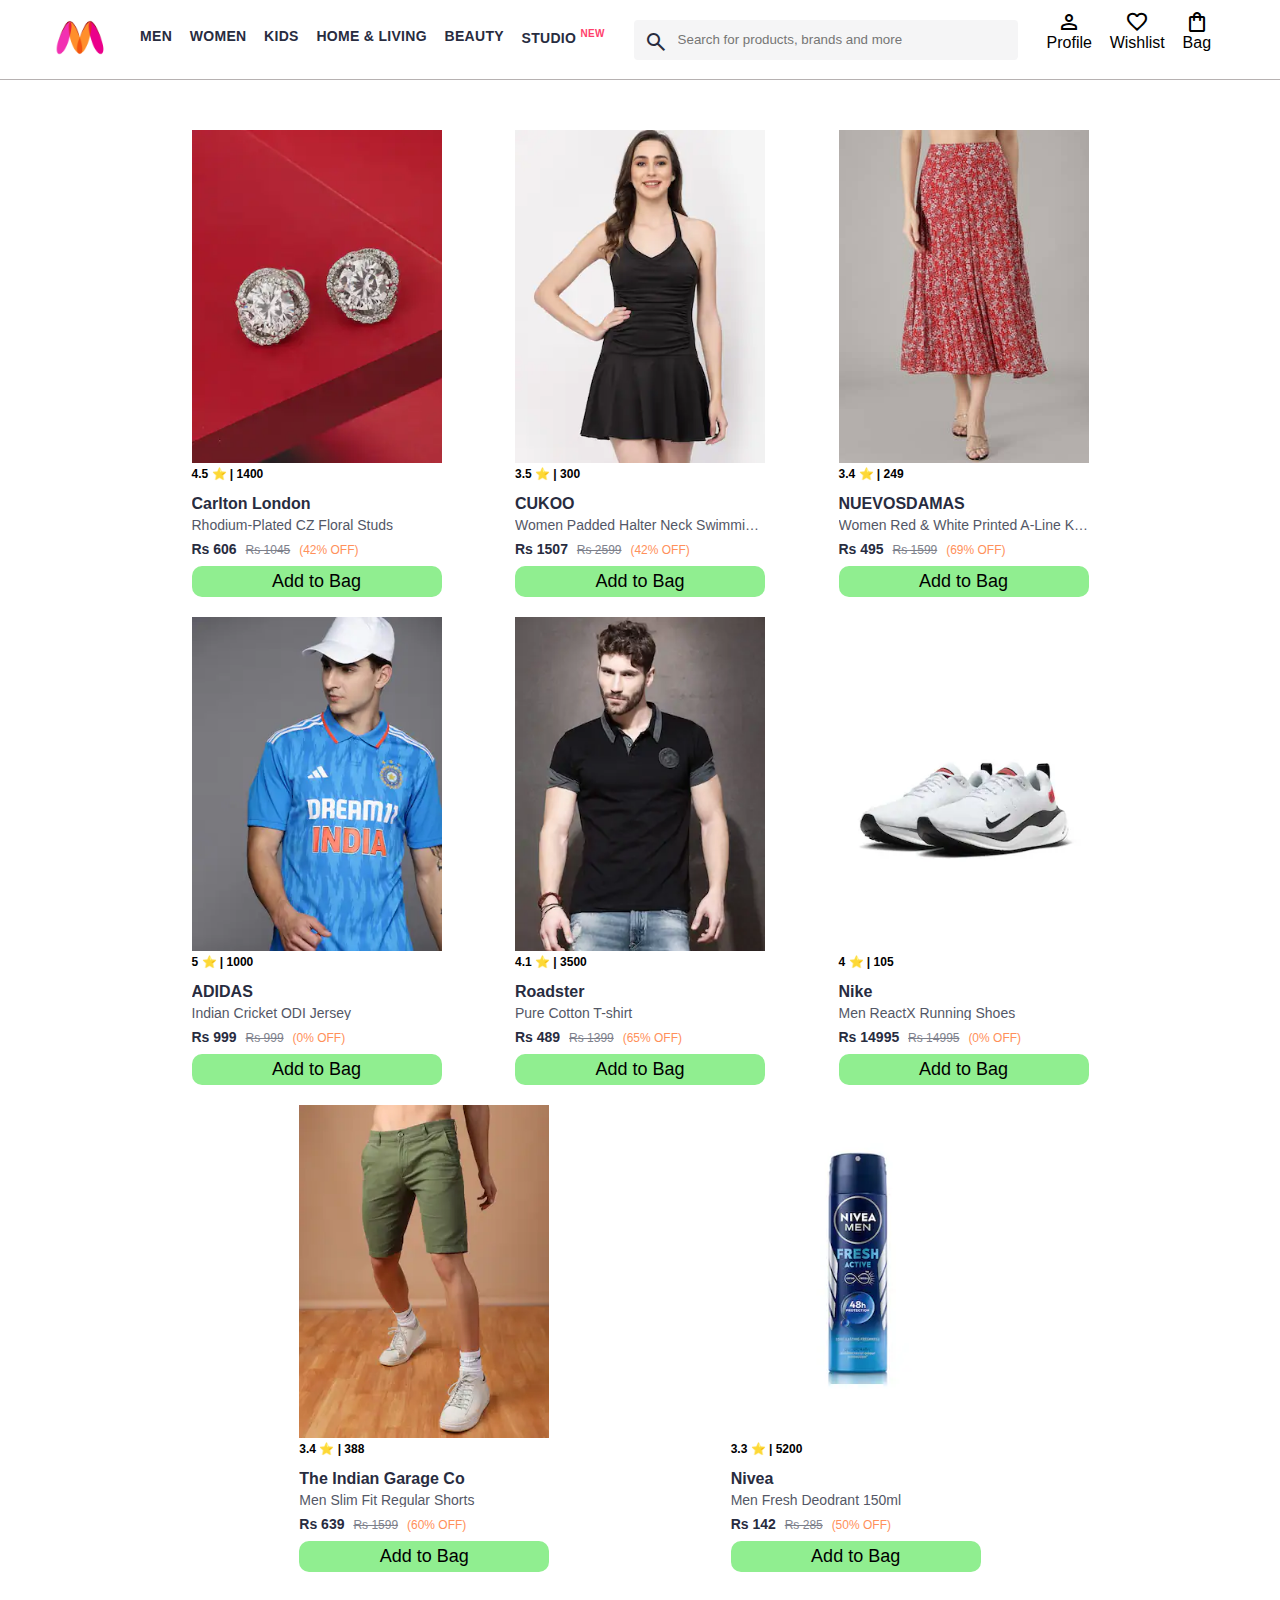
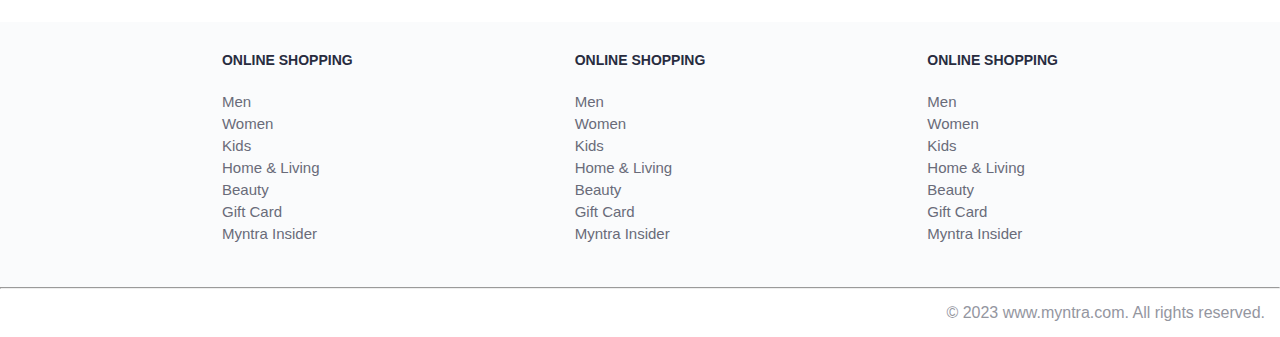
<file: projects/index.html>
<!DOCTYPE html>
<html lang="en">
<head>
    <title>Myntra Functional Clone</title>
    <link rel="stylesheet" href="css/style.css">
    <link rel="stylesheet" href="https://fonts.googleapis.com/css2?family=Material+Symbols+Outlined:opsz,wght,FILL,GRAD@20..48,100..700,0..1,-50..200" />
</head>
<body>
    <header>
        <div class="logo_container">
            <a href="index.html"><img class="myntra_home" src="images/myntra_logo.webp" alt="Myntra Home"></a>
        </div>
        <nav class="nav_bar">
            <a href="#">Men</a>
            <a href="#">Women</a>
            <a href="#">Kids</a>
            <a href="#">Home & Living</a>
            <a href="#">Beauty</a>
            <a href="#">Studio <sup>New</sup></a>
        </nav>
        <div class="search_bar">
            <span class="material-symbols-outlined search_icon">search</span>
            <input class="search_input" placeholder="Search for products, brands and more">
        </div>
        <div class="action_bar">
            <div class="action_container">
                <span class="material-symbols-outlined action_icon">person</span>
                <span class="action_name">Profile</span>
            </div>

            <div class="action_container">
                <span class="material-symbols-outlined action_icon">favorite</span>
                <span class="action_name">Wishlist</span>
            </div>

            <a class="action_container" href="bag.html">
                <span class="material-symbols-outlined action_icon">shopping_bag</span>
                <span class="action_name">Bag</span>
                <span class="bag-item-count">0</span>
            </a>
        </div>
    </header>
    <main>
        <div class="items-container">
        </div>
    </main>
    <footer>
        <div class="footer_container">
            <div class="footer_column">
                <h3>ONLINE SHOPPING</h3>

                <a href="#">Men</a>
                <a href="#">Women</a>
                <a href="#">Kids</a>
                <a href="#">Home & Living</a>
                <a href="#">Beauty</a>
                <a href="#">Gift Card</a>
                <a href="#">Myntra Insider</a>
            </div>

            <div class="footer_column">
                <h3>ONLINE SHOPPING</h3>

                <a href="#">Men</a>
                <a href="#">Women</a>
                <a href="#">Kids</a>
                <a href="#">Home & Living</a>
                <a href="#">Beauty</a>
                <a href="#">Gift Card</a>
                <a href="#">Myntra Insider</a>
            </div>

            <div class="footer_column">
                <h3>ONLINE SHOPPING</h3>

                <a href="#">Men</a>
                <a href="#">Women</a>
                <a href="#">Kids</a>
                <a href="#">Home & Living</a>
                <a href="#">Beauty</a>
                <a href="#">Gift Card</a>
                <a href="#">Myntra Insider</a>
            </div>
        </div>
        <hr>

        <div class="copyright">
            © 2023 www.myntra.com. All rights reserved.
        </div>
    </footer>
    <script src="script/items.js"></script>
    <script src="script/index.js"></script>
</body>
</html>
</file>
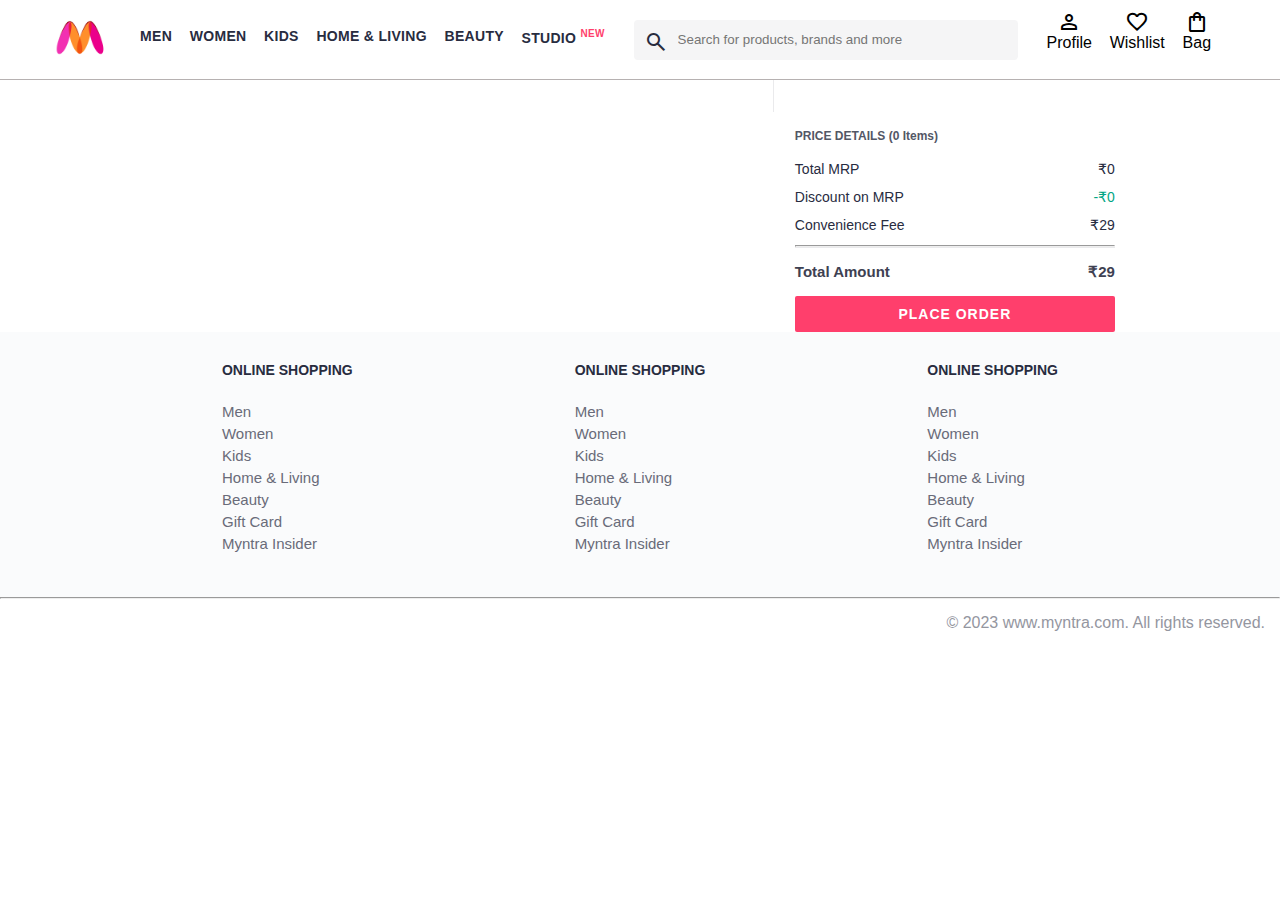
<file: projects/bag.html>
<!DOCTYPE html>
<html lang="en">
<head>
    <title>Myntra Clone</title>
    <link rel="stylesheet" href="css/style.css">
    <link rel="stylesheet" href="css/bags.css">
    <link rel="stylesheet" href="https://fonts.googleapis.com/css2?family=Material+Symbols+Outlined:opsz,wght,FILL,GRAD@20..48,100..700,0..1,-50..200" />
</head>
<body>
    <header>
        <div class="logo_container">
            <a href="index.html"><img class="myntra_home" src="images/myntra_logo.webp" alt="Myntra Home"></a>
        </div>
        <nav class="nav_bar">
            <a href="#">Men</a>
            <a href="#">Women</a>
            <a href="#">Kids</a>
            <a href="#">Home & Living</a>
            <a href="#">Beauty</a>
            <a href="#">Studio <sup>New</sup></a>
        </nav>
        <div class="search_bar">
            <span class="material-symbols-outlined search_icon">search</span>
            <input class="search_input" placeholder="Search for products, brands and more">
        </div>
        <div class="action_bar">
            <div class="action_container">
                <span class="material-symbols-outlined action_icon">person</span>
                <span class="action_name">Profile</span>
            </div>

            <div class="action_container">
                <span class="material-symbols-outlined action_icon">favorite</span>
                <span class="action_name">Wishlist</span>
            </div>

            <div class="action_container">
                <span class="material-symbols-outlined action_icon">shopping_bag</span>
                <span class="action_name">Bag</span>
                <span class="bag-item-count">0</span>
            </div>
        </div>
    </header>
    <main>
      <div class="bag-page">
        <div class="bag-items-container">
        </div>
        <div class="bag-summary">
        </div>

      </div>
    </main>
    <footer>
        <div class="footer_container">
            <div class="footer_column">
                <h3>ONLINE SHOPPING</h3>

                <a href="#">Men</a>
                <a href="#">Women</a>
                <a href="#">Kids</a>
                <a href="#">Home & Living</a>
                <a href="#">Beauty</a>
                <a href="#">Gift Card</a>
                <a href="#">Myntra Insider</a>
            </div>

            <div class="footer_column">
                <h3>ONLINE SHOPPING</h3>

                <a href="#">Men</a>
                <a href="#">Women</a>
                <a href="#">Kids</a>
                <a href="#">Home & Living</a>
                <a href="#">Beauty</a>
                <a href="#">Gift Card</a>
                <a href="#">Myntra Insider</a>
            </div>

            <div class="footer_column">
                <h3>ONLINE SHOPPING</h3>

                <a href="#">Men</a>
                <a href="#">Women</a>
                <a href="#">Kids</a>
                <a href="#">Home & Living</a>
                <a href="#">Beauty</a>
                <a href="#">Gift Card</a>
                <a href="#">Myntra Insider</a>
            </div>
        </div>
        <hr>

        <div class="copyright">
            © 2023 www.myntra.com. All rights reserved.
        </div>
    </footer>
    <script src="script/items.js"></script>
    <script src="script/index.js"></script>
    <script src="script/bag.js"></script>
</body>
</html>
</file>
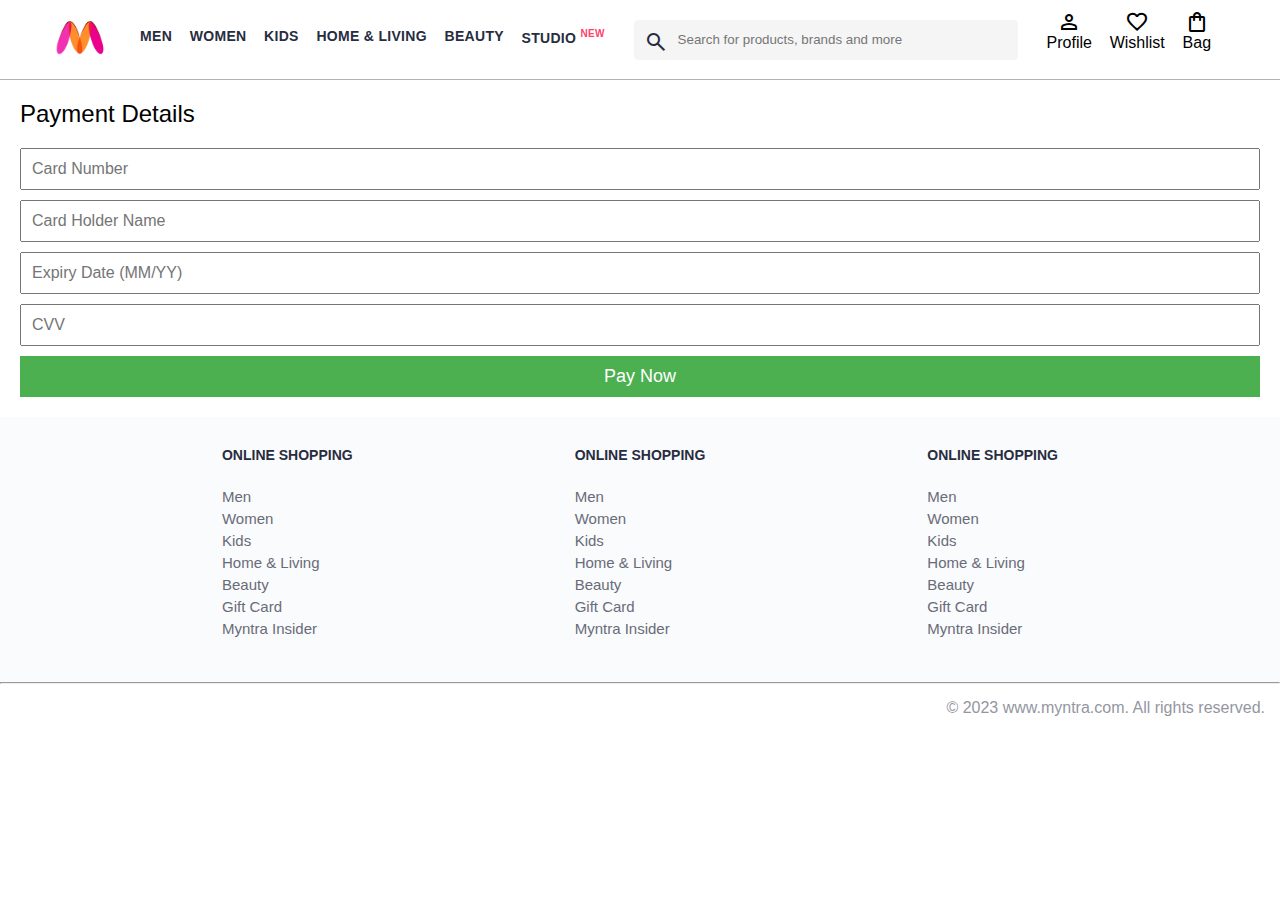
<file: projects/payment.html>
<!DOCTYPE html>
<html lang="en">
<head>
  <meta charset="UTF-8">
  <meta name="viewport" content="width=device-width, initial-scale=1.0">
  <title>Payment Page</title>
  <link rel="stylesheet" href="css/style.css">
  <link rel="stylesheet" href="css/bags.css">
  <link rel="stylesheet" href="https://fonts.googleapis.com/css2?family=Material+Symbols+Outlined:opsz,wght,FILL,GRAD@20..48,100..700,0..1,-50..200" />
</head>
<body>
  <header>
    <div class="logo_container">
        <a href="index.html"><img class="myntra_home" src="images/myntra_logo.webp" alt="Myntra Home"></a>
    </div>
    <nav class="nav_bar">
        <a href="#">Men</a>
        <a href="#">Women</a>
        <a href="#">Kids</a>
        <a href="#">Home & Living</a>
        <a href="#">Beauty</a>
        <a href="#">Studio <sup>New</sup></a>
    </nav>
    <div class="search_bar">
        <span class="material-symbols-outlined search_icon">search</span>
        <input class="search_input" placeholder="Search for products, brands and more">
    </div>
    <div class="action_bar">
        <div class="action_container">
            <span class="material-symbols-outlined action_icon">person</span>
            <span class="action_name">Profile</span>
        </div>

        <div class="action_container">
            <span class="material-symbols-outlined action_icon">favorite</span>
            <span class="action_name">Wishlist</span>
        </div>

        <div class="action_container">
            <span class="material-symbols-outlined action_icon">shopping_bag</span>
            <span class="action_name">Bag</span>
            <span class="bag-item-count">0</span>
        </div>
    </div>
</header>
  <div class="payment-container">
    <div class="payment-header">Payment Details</div>
    <form class="payment-form">
      <input type="text" placeholder="Card Number" required>
      <input type="text" placeholder="Card Holder Name" required>
      <input type="text" placeholder="Expiry Date (MM/YY)" required>
      <input type="text" placeholder="CVV" required>
      <button type="submit" class="payment-button">Pay Now</button>
    </form>
  </div>
    <script src="script/bag.js"></script>
    <script src="script/items.js"></script>
    <script src="script/index.js"></script>
  <footer>
    <div class="footer_container">
        <div class="footer_column">
            <h3>ONLINE SHOPPING</h3>

            <a href="#">Men</a>
            <a href="#">Women</a>
            <a href="#">Kids</a>
            <a href="#">Home & Living</a>
            <a href="#">Beauty</a>
            <a href="#">Gift Card</a>
            <a href="#">Myntra Insider</a>
        </div>

        <div class="footer_column">
            <h3>ONLINE SHOPPING</h3>

            <a href="#">Men</a>
            <a href="#">Women</a>
            <a href="#">Kids</a>
            <a href="#">Home & Living</a>
            <a href="#">Beauty</a>
            <a href="#">Gift Card</a>
            <a href="#">Myntra Insider</a>
        </div>

        <div class="footer_column">
            <h3>ONLINE SHOPPING</h3>

            <a href="#">Men</a>
            <a href="#">Women</a>
            <a href="#">Kids</a>
            <a href="#">Home & Living</a>
            <a href="#">Beauty</a>
            <a href="#">Gift Card</a>
            <a href="#">Myntra Insider</a>
        </div>
    </div>
    <hr>

    <div class="copyright">
        © 2023 www.myntra.com. All rights reserved.
    </div>
</footer>
</body>
</html>
</file>
<file: projects/css/style.css>
/***************** Item Page CSS **************************/
/*.action_container {
    text-decoration: none;
}
a.action_container:link {
    color:black;
}
.item-details {
    cursor: pointer;
    width: 250px;
    margin: 10px;
}
.stars {
    font-size: 12px;
    font-weight: 700;
    text-align: left;
}
.company {
    font-size: 18px;
    font-weight: 700;
    line-height: 1;
    color: #282c3f;
    margin-bottom: 6px;
    overflow: hidden;
    text-overflow: ellipsis;
    white-space: nowrap;
    margin-top: 20px;
}
.item-name {
    color: #535766;
    font-size: 16px;
    line-height: 1;
    margin-bottom: 0;
    margin-top: 0;
    overflow: hidden;
    text-overflow: ellipsis;
    white-space: nowrap;
    font-weight: 400;
    display: block;
}
.price-container {
    margin-top: 10px;
}
.current-price {
    font-size: 14px;
    font-weight: 700;
    color: #282c3f;
}
.original-price {
    text-decoration: line-through;
    color: #7e818c;
    font-weight: 400;
    margin-left: 5px;
    font-size: 12px;
}
.discount-percentage {
    color: #ff905a;
    font-weight: 400;
    font-size: 12px;
    margin-left: 5px;
}
.btn-bag {
    background-color: lightgreen;
    border: none;
    padding: 5px 15px;
    border-radius: 10px;
    width: 100%;
    margin-top: 7px;
    font-size: 20px;
    cursor: pointer;
}
.bag-items {
    background-color: #f16565;
    white-space: nowrap;
    text-align: center;
    line-height: 18px;
    padding: 0 6px;
    height: 18px;
    position: relative;
    border-radius: 50%;
    font-size: 12px;
    color: #fff;
    left: 13px;
    top: -44px;
    font-weight: 700;
    cursor: pointer;
}*/

* {
    margin: 0;
    padding: 0;
    font-family: Assistant,-apple-system,BlinkMacSystemFont,Segoe UI,Roboto,Helvetica,Arial,sans-serif;
    box-sizing: border-box;
}
header {
    display: flex;
    background-color: #ffffff;
    height: 80px;
    justify-content: space-between;
    align-items: center;
    border-bottom: 1px solid #b6b1b1;
}
.myntra_home {
    height: 45px;
}
.logo_container {
    margin-left: 4%;
}
.action_bar {
    margin-right: 4%;
}
.nav_bar {
    display: flex;
    min-width: 500px;
    justify-content: space-evenly;
}
.nav_bar a {
    font-size: 14px;
    letter-spacing: .3px;
    color: #282c3f;
    font-weight: 700;
    text-transform: uppercase;
    text-decoration: none;
    padding: 28px 0;
    border-bottom: 5px solid #ffffff;
}
.nav_bar a:hover {
    border-bottom: 4px solid #f54e77;
}

.nav_bar a sup {
    color: #ff3f6c;
    font-size: 10px;
}

.search_bar {
    height: 40px;
    min-width: 200px;
    width: 30%;
    display: flex;
    align-items: center;
}
.search_icon {
    box-sizing: content-box;
    height: 20px;
    padding: 10px;

    background-color: #f5f5f6;
    color: #282c3f;
    font-weight: 300;
    border-radius: 4px 0 0 4px;
}
.search_input {
    color: #696e79;
    background-color: #f5f5f6;
    flex-grow: 1;
    height: 40px;
    border: 0;
    border-radius: 0 4px 4px 0;
}

.action_bar {
    display: flex;
    min-width: 200px;
    justify-content: space-evenly;
}

.action_container {
    display: flex;
    flex-direction: column;
    align-items: center;
}

/* Main section */
.banner_container {
    margin: 40px 0;
}
.banner_image {
    width: 100%;
}

.category_heading {
    text-transform: uppercase;
    color: #3e4152;
    letter-spacing: .15em;
    font-size: 1.8em;
    margin: 50px 0 10px 30px;
    max-height: 5em;
    font-weight: 700;
}

.category-items, .items-container {
    width: 80%;
    margin: 50px 10%;
    display: flex;
    flex-wrap: wrap;
    justify-content: space-evenly;
}

.sale_item {
    width: 250px;
}

.footer_container {
    padding: 30px 0px 40px 0px;
    background: #FAFBFC;
    display: flex;
    justify-content: space-evenly;
}

.footer_column {
    display: flex;
    flex-direction: column;
}

.footer_column h3 {
    color: #282c3f;
    font-size: 14px;
    margin-bottom: 25px;
}

.footer_column a {
    color: #696b79;
    font-size: 15px;
    text-decoration: none;
    padding-bottom: 5px;
}

.copyright {
    color: #94969f;
    text-align: end;
    padding: 15px;
}

.items-container {
    width: 80%;
    margin: 40px 10%;
}
.item-container {
    width: 250px;
    margin: 10px;
}
.item-image {
    width: 100%;
}
.rating {
    font-size: 12px;
    font-weight: 700;
}
.company-name {
    margin-top: 15px;
    font-size: 16px;
    font-weight: 700;
    line-height: 1;
    color: #282c3f;
    margin-bottom: 6px;
    overflow: hidden;
    text-overflow: ellipsis;
    white-space: nowrap;
}
.item-name {
    color: #535766;
    font-size: 14px;
    line-height: 1;
    margin-bottom: 0;
    margin-top: 0;
    overflow: hidden;
    text-overflow: ellipsis;
    white-space: nowrap;
    font-weight: 400;
    display: block;
}
.price {
    margin-top: 10px;
    font-size: 14px;
    line-height: 15px;
    color: #282c3f;
    white-space: nowrap;
}
.current-price {
    font-size: 14px;
    font-weight: 700;
    color: #282c3f;
}
.original-price {
    text-decoration: line-through;
    color: #7e818c;
    font-weight: 400;
    margin-left: 5px;
    font-size: 12px;
}
.discount {
    color: #ff905a;
    font-weight: 400;
    font-size: 12px;
    margin-left: 5px;
}
.btn-add-bag {
    margin-top: 8px;
    font-size: 18px;
    width: 100%;
    background-color: lightgreen;
    border: none;
    padding: 5px 15px;
    border-radius: 10px;
    cursor: pointer;
}
.bag-item-count {
    background-color: #f16565;
    white-space: nowrap;
    text-align: center;
    line-height: 18px;
    padding: 0 6px;
    height: 18px;
    position: relative;
    border-radius: 50%;
    font-size: 12px;
    color: #fff;
    left: 13px;
    top: -44px;
    font-weight: 700;
    cursor: pointer;
}
.action_container {
    text-decoration: none;
}
a.action_container:link {
    color:black;
}
</file>
<file: projects/css/bags.css>
.bag-items-container {
    display: inline-block;
    width: 64%;
    padding-right: 20px;
    border-right: 1px solid #eaeaec;
    padding-top: 32px;
    color: #282c3f;
    font-size: 13px;
    line-height: 1.42857143;
  }
  
  .bag-page {
    width: 75%;
    margin-left: 12.5%;
  }
  
  .bag-summary {
    vertical-align: top;
    display: inline-block;
    width: 35%;
    padding: 24px 0 0 16px;
    color: #282c3f;
    font-size: 13px;
    line-height: 1.42857143;
  }
  
  .bag-details-container {
    margin-bottom: 16px;
  }
  
  .price-header {
    font-size: 12px;
    font-weight: 700;
    margin: 24px 0 16px;
    color: #535766;
  }
  
  .price-item {
    margin-bottom: 12px;
    line-height: 16px;
    font-size: 14px;
    color: #282c3f;
  }
  
  .price-item-value {
    float: right;
  }
  
  .priceDetail-base-discount {
    color: #03a685;
  }
  
  .price-footer {
    font-weight: 700;
    font-size: 15px;
    padding-top: 16px;
    border-top: 1px solid #eaeaec;
    color: #3e4152;
    line-height: 16px;
  }
  
  .btn-place-order {
    width: 100%;
    letter-spacing: 1px;
    font-size: 14px;
    font-weight: 600;
    border-radius: 2px;
    border-width: 0px;
    padding: 10px 16px;
    background-color: rgb(255, 63, 108);
    color: rgb(255, 255, 255);
    cursor: pointer;
  }
  
  .bag-item-container {
    margin-bottom: 8px;
    background: #fff;
    font-size: 14px;
    border: 1px solid #eaeaec;
    border-radius: 4px;
    position: relative;
    padding: 12px 12px 0;
  }
  
  .item-left-part {
    position: absolute;
    background: rgb(255, 242, 223);
    height: 148px;
    width: 111px;
  }
  
  .item-right-part {
    padding-left: 12px;
    position: relative;
    min-height: 148px;
    margin-left: 111px;
    margin-bottom: 12px;
  }
  
  .bag-item-img {
    width: 100%;
  }
  
  .return-period {
    display: inline-flex;
    font-size: 14px;
    padding-top: 8px;
  }
  
  .return-period-days {
    font-weight: 700;
    margin-right: 4px;
  }
  
  .delivery-details {
    margin-top: 5px;
    color: #282c3f;
    font-size: 12px;
    letter-spacing: -.1px;
    margin-bottom: 8px;
    line-height: 15px;
  }
  
  .delivery-details-days {
    color: #03a685;
  }
  
  .remove-from-cart {
    position: absolute;
    font-size: 25px;
    top: 10px;
    right: 18px;
    width: 14px;
    height: 14px;
    cursor: pointer;
  }

  .payment-container {
    margin: 20px;
  }
  .payment-header {
    font-size: 24px;
    margin-bottom: 20px;
  }
  .payment-form {
    display: flex;
    flex-direction: column;
  }
  .payment-form input {
    margin-bottom: 10px;
    padding: 10px;
    font-size: 16px;
  }
  .payment-button {
    padding: 10px;
    font-size: 18px;
    background-color: #4CAF50;
    color: white;
    border: none;
    cursor: pointer;
  }
</file>
